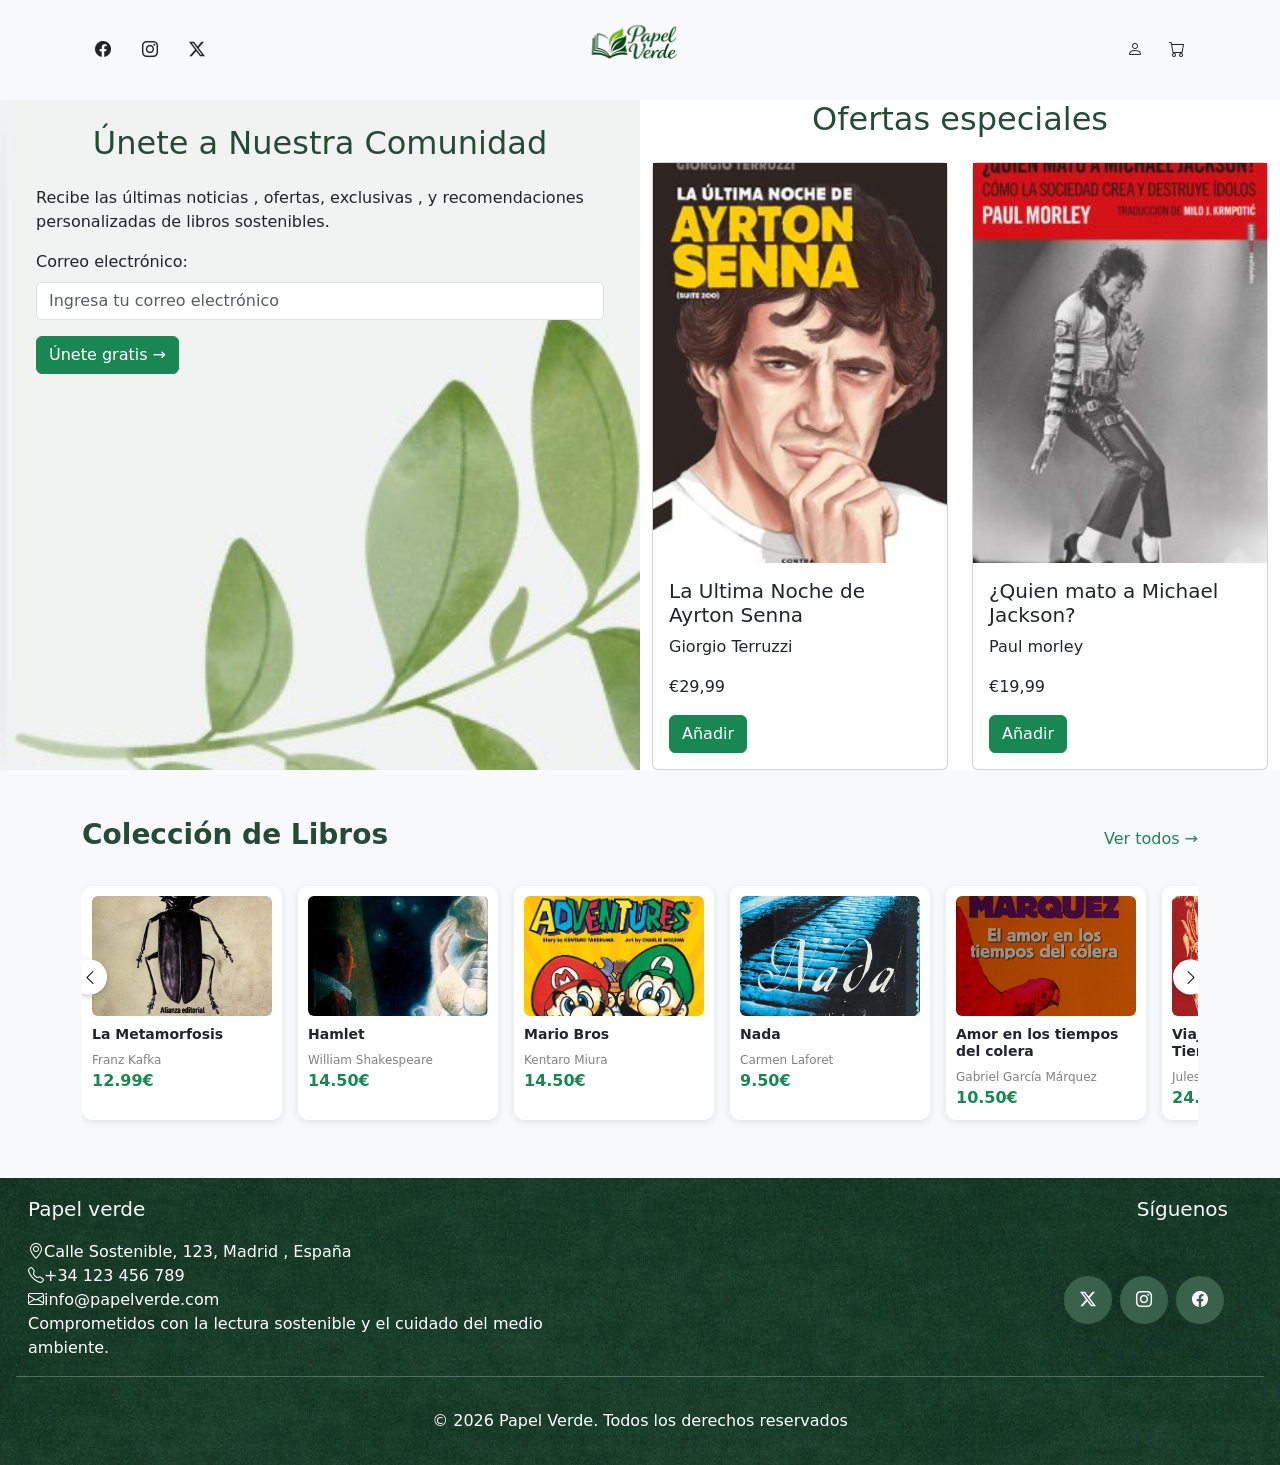
<file: index.html>
<!DOCTYPE html>
<html lang="en">
<head>
    <meta charset="UTF-8">
    <meta name="viewport" content="width=device-width, initial-scale=1.0">
    <title>Papel Verde</title>
    <link rel="icon"type="image/png" href="img/imgPapelVerde/Logoico.ico">
    <!-- Links a Boostrap-->
    <link rel="stylesheet" href="css/style.css">
    <link rel="stylesheet" href="https://cdn.jsdelivr.net/npm/bootstrap-icons@1.13.1/font/bootstrap-icons.min.css">
    <link href="https://cdn.jsdelivr.net/npm/bootstrap@5.3.8/dist/css/bootstrap.min.css" rel="stylesheet" integrity="sha384-sRIl4kxILFvY47J16cr9ZwB07vP4J8+LH7qKQnuqkuIAvNWLzeN8tE5YBujZqJLB" crossorigin="anonymous">
</head>
<body class="bg-light">

    <!-- Header  -->
    <header class="bg-light">
        <div class="container">
            <div class="row align-items-center">
                
                <div class="col-xl-3 col-4">
                    <button class="btn bi bi-facebook"></button>
                    <button class="btn bi bi-instagram"></button>
                    <button class="btn bi bi-twitter-x"></button>
                </div>
                
                <div class="col-xl-6 col-4 d-flex justify-content-center">
                    <img src="img/imgPapelVerde/Logotipo1.png" class="img-fluid" style="max-width: 150px;" alt="Logo de Papel Verde">
                </div>

                <div class="col-xl-3 col-4 d-flex justify-content-end">
                    <button class="btn bi bi-person"></button>
                    <button class="btn bi bi-cart"></button>
                </div>
                
            </div>
        </div>
    </header>

     <!-- Section -->
    <section class ="container-fluid bg-white">

        
       <div class="row justify-content-center"> 

            <!-- Formulario de suscripción -->
            
            <div class="col-12 col-xl-6 Formulario justify-content-center align-items-center " style="background-image: url(img/fondoFormu.jpg); background-size: cover;">
                <div class="m-4">
                    <h2 class="text-center mb-4" style="color: #254B36;">Únete a Nuestra Comunidad</h2>
                    <p>Recibe las últimas noticias , ofertas, exclusivas , y recomendaciones personalizadas de libros sostenibles.</p>
                    <form>
                        <div class="mb-3">
                            <label for="email" class="form-label">Correo electrónico:</label>
                            <input type="email" class="form-control w-60" id="email" placeholder="Ingresa tu correo electrónico">
                        </div>
                    
                        <button type="submit" class="btn btn-success">Únete gratis → </button>
                    </form>
                </div>
                
            </div>

            <!-- Ofertas especiales -->
            <div class="Ofertas col-12 col-xl-6">

                <h2 class="text-center mb-4 " style="color: #254B36;" >Ofertas especiales</h2>

                
                <div class="articulos row justify-content-between">
                    
                        <div class="Senna col-6">
                            <div class="card">
                                <div style="background-image: url(img/senna.webp); height: 400px; background-size: cover; background-position: center;"></div>
                                <div class="card-body">
                                    <h5 class="card-title">La Ultima Noche de Ayrton Senna</h5>
                                    <p class="card-text">Giorgio Terruzzi</p>
                                    <p class="prize-text">€29,99</p>
                                    <a href="#" class="btn btn-success">Añadir</a>
                                </div>
                            </div>
                        </div>

                        <div class="Michael col-6">
                            <div class="card" >
                                <div style="background-image: url(img/michael.webp); height: 400px; background-size: cover; background-position: center;"></div>                                <div class="card-body">
                                    <h5 class="card-title">¿Quien mato a Michael Jackson?</h5>
                                    <p class="card-text">Paul morley</p>
                                    <p class="prize-text">€19,99</p>
                                    <a href="#" class="btn btn-success">Añadir</a>
                                </div>
                            </div>
                        </div>
                </div>
                
            </div>
       </div>

    </section>

<section class="container my-5">
  <div class="d-flex justify-content-between align-items-center mb-3">
    <h3 class="fw-bold " style="color: #254B36;">Colección de Libros</h3>
    <a href="#" class="text-success text-decoration-none">Ver todos →</a>
  </div>

  <div class="carousel-container position-relative">
    
    <button class="carousel-btn left" id="prevBtn">
      <i class="bi bi-chevron-left"></i>
    </button>

    <div class="carousel-track" id="carouselTrack">
      
      <!-- CARD -->
      <div class="book-card">
        <img src="img/kafka.webp" alt="">
        <h6>La Metamorfosis</h6>
        <p>Franz Kafka</p>
        <span>12.99€</span>
      </div>

      <div class="book-card">
        <img src="img/ws1.jpg" alt="">
        <h6>Hamlet</h6>
        <p>William Shakespeare</p>
        <span>14.50€</span>
      </div>

        <div class="book-card">
        <img src="img/kentaro.jpg" alt="">
        <h6>Mario Bros</h6>
        <p>Kentaro Miura</p>
        <span>14.50€</span>
      </div>

      
        <div class="book-card">
        <img src="img/cnada.jpg" alt="">
        <h6>Nada</h6>
        <p>Carmen Laforet</p>
        <span>9.50€</span>
      </div>

      
        <div class="book-card">
        <img src="img/gabo1.jpg" alt="">
        <h6>Amor en los tiempos del colera</h6>
        <p>Gabriel García Márquez</p>
        <span>10.50€</span>
      </div>


        <div class="book-card">
        <img src="img/jv1.jpg" alt="">
        <h6>Viaje al centro de la Tierra</h6>
        <p>Jules Verne</p>
        <span>24.50€</span>
      </div>

      
        <div class="book-card">
        <img src="img/marpz.jpg" alt="">
        <h6>Der pate </h6>
        <p>Mario</p>
        <span>4.50€</span>
      </div>

      
        <div class="book-card">
        <img src="img/hailmarry.webp" alt="">
        <h6>Proyecto Salvación </h6>
        <p>Andy Weir</p>
        <span>10.50€</span>
      </div>

      
    </div>

    <button class="carousel-btn right" id="nextBtn">
      <i class="bi bi-chevron-right"></i>
    </button>

  </div>
</section>

<!-- FOOTER  -->

<footer class="container-fluid p-2" style='background-image: url("img/bg-footer.jpeg")'>
    
    <div class="row m-2">
        <div class="col-xl-6 col-12">
            <p class="text-bold text-light fs-5">Papel verde</p>
            <span><i class="bi bi-geo-alt"></i>Calle Sostenible, 123, Madrid , España</span>
            <br>
            <span><i class="bi bi-telephone"></i>+34 123 456 789</span>
            <br>
            <span><i class="bi bi-envelope"></i>info@papelverde.com</span>
        
            <p>Comprometidos con la lectura sostenible y el cuidado del medio ambiente.</p>
           
        </div>

        <div class="row col-xl-6 col-12">
            <div class="text-end d-xl-block d-none">
                <span class="text-light text-end fs-5"> Síguenos</span>
            </div>
            <!-- Redes sociales  -->
            <div class="col-xl-12 col-12 d-xl-flex d-none justify-content-end">
                <a href="https://www.twitter.com"><button class="btn-social rounded-circle shadow-lg bi bi-twitter-x mx-1"></button></a>
                <a href="https://www.instagram.com"><button class="btn-social rounded-circle shadow-lg bi bi-instagram mx-1"></button></a>
                <a href="https://www.facebook.com"><button class="btn-social rounded-circle shadow-lg bi bi-facebook mx-1"></button></a>
            </div>

            <!-- Redes sociales para móvil -->
            <div class="col-xl-12 col-12 d-xl-none d-flex justify-content-center mb-3">
                <a href="https://www.twitter.com"><button class="btn-social rounded-circle shadow-lg bi bi-twitter-x mx-1"></button></a>
                <a href="https://www.instagram.com"><button class="btn-social rounded-circle shadow-lg bi bi-instagram mx-1"></button></a>
                <a href="https://www.facebook.com"><button class="btn-social rounded-circle shadow-lg bi bi-facebook mx-1"></button></a>
            </div>

        </div>

        <!-- Línea divisoria -->
        <hr class="d-xl-block d-none">
        <div class="col-12 my-3 text-center">
            <span>© 2026 Papel Verde. Todos los derechos reservados</span>
        </div>
    </div> 
</footer>



<!-- Carrusel de libros Script con JavaScript -->
<script type="module">
  import { initCarousel } from './js/carousel.js';
  initCarousel();
</script>




<script src="https://cdn.jsdelivr.net/npm/bootstrap@5.3.8/dist/js/bootstrap.bundle.min.js" integrity="sha384-FKyoEForCGlyvwx9Hj09JcYn3nv7wiPVlz7YYwJrWVcXK/BmnVDxM+D2scQbITxI" crossorigin="anonymous"></script>
</body>
</html>
</file>
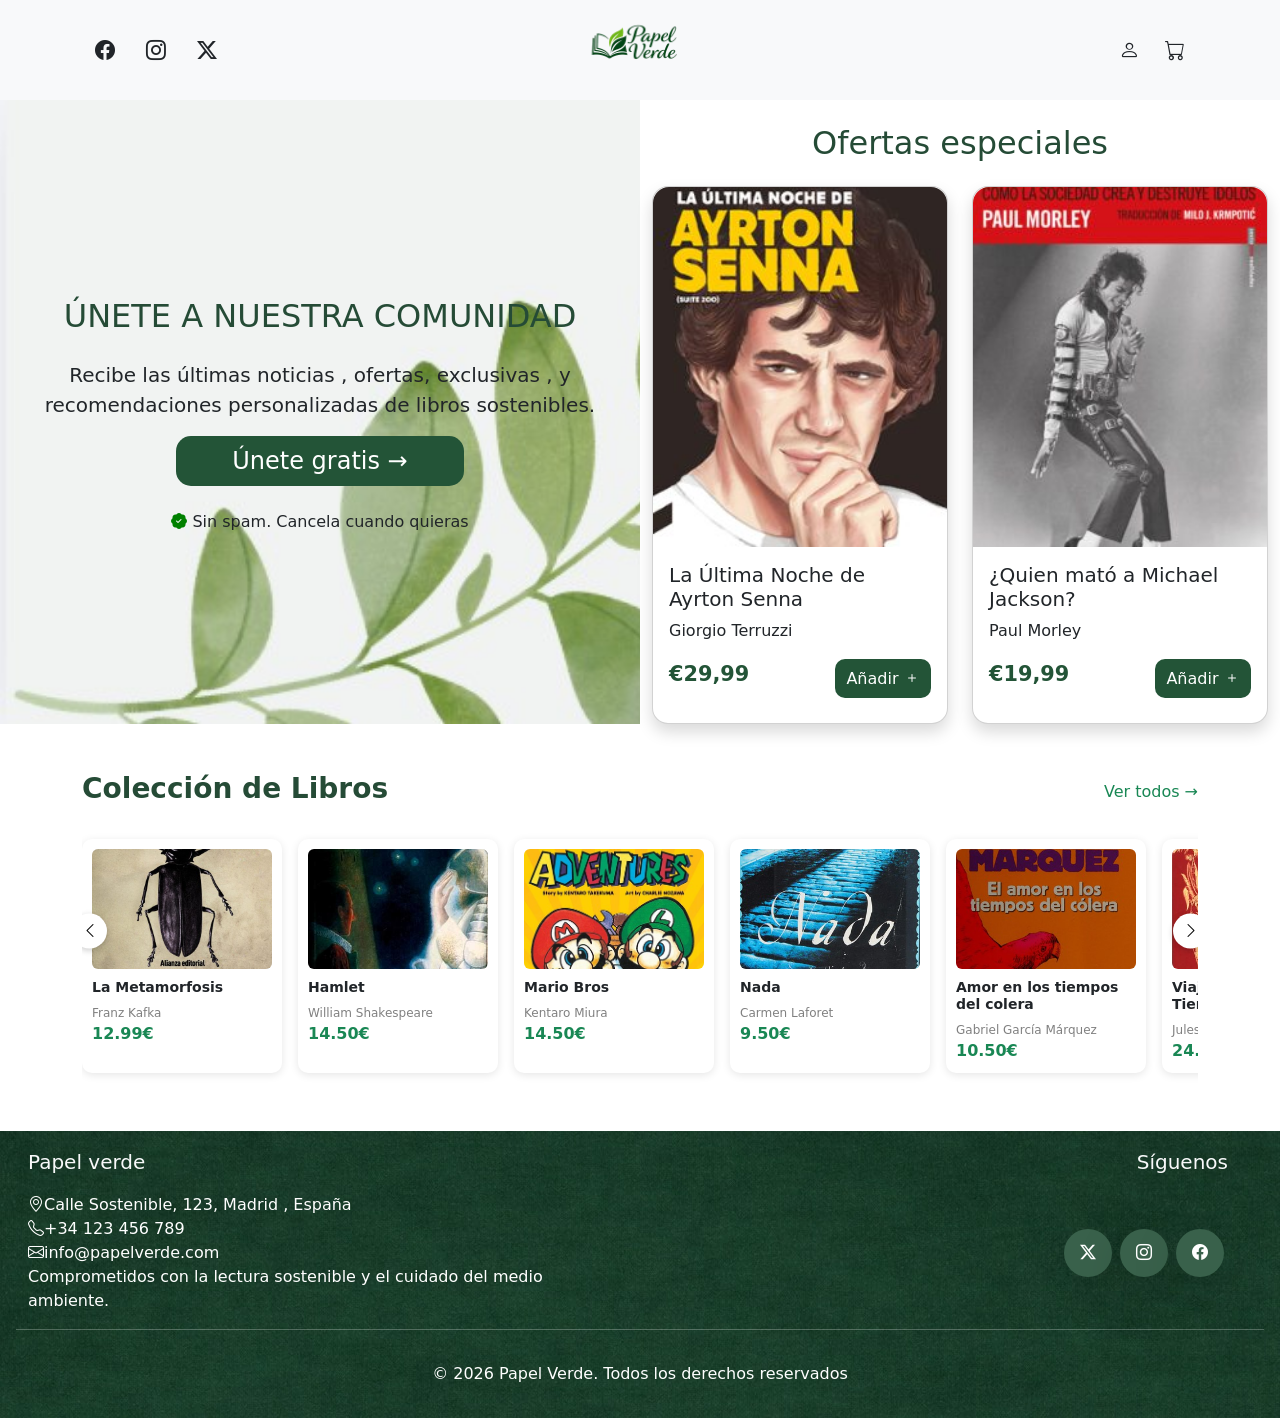
<file: SPRINT_1/index.html>
<!DOCTYPE html>
<html lang="en">
<head>
    <meta charset="UTF-8">
    <meta name="viewport" content="width=device-width, initial-scale=1.0">
    <title>Papel Verde</title>
    <!-- Links a Bootstrap y css -->
    <link rel="icon"type="image/png" href="img/imgPapelVerde/Logoico.ico">
    <!-- Links a Bootstrap y css -->
    <link rel="stylesheet" href="css/style.css">
    <link rel="stylesheet" href="https://cdn.jsdelivr.net/npm/bootstrap-icons@1.13.1/font/bootstrap-icons.min.css">
    <link href="https://cdn.jsdelivr.net/npm/bootstrap@5.3.8/dist/css/bootstrap.min.css" rel="stylesheet" integrity="sha384-sRIl4kxILFvY47J16cr9ZwB07vP4J8+LH7qKQnuqkuIAvNWLzeN8tE5YBujZqJLB" crossorigin="anonymous">
</head>
<body class="bg-white">

    <!-- Header  -->
    <header class="bg-light">
        <div class="container">
            <div class="row align-items-center">
                
                <div class="col-xl-3 col-4 d-xl-block d-none">
                    <a href="https://www.facebook.com"> <button class="btn bi bi-facebook fs-5"></button></a>   
                    <a href="https://www.instagram.com"> <button class="btn bi bi-instagram fs-5"></button></a>
                    <a href="https://www.twitter.com"> <button class="btn bi bi-twitter-x fs-5"></button></a>
                </div>

                <div class="col-xl-3 col-4 d-xl-none d-flex justify-content-around">
                    <a href="https://www.facebook.com" class="bi bi-facebook w-25 text-dark"></a>   
                    <a href="https://www.instagram.com" class="bi bi-instagram w-25 text-dark"></a>
                    <a href="https://www.twitter.com" class="bi bi-twitter-x w-25 text-dark"></a>
                </div>
                
                <div class="col-xl-6 col-4 d-flex justify-content-center">
                    <a href="index.html"><img src="img/imgPapelVerde/Logotipo1.png" class="img-fluid" style="max-width: 150px;" alt="Logo de Papel Verde"></a>
                </div>

                <div class="col-xl-3 col-4 d-flex justify-content-end">
                    <a href="login.html"><button class="btn bi bi-person fs-5"></button></a>
                    <button class="btn bi bi-cart fs-5"></button>
                </div>
                
            </div>
        </div>
    </header>

     <!-- Section -->
    <section class ="container-fluid bg-white">

        
       <div class="row justify-content-center"> 

            <!-- Formulario de suscripción -->
            
            <div class="col-12 col-xl-6 Formulario justify-content-center align-content-center" style="background-image: url(img/fondoFormu.jpg); background-size: cover;">
                <div class="m-4">
                    <h2 class="text-center mb-4" style="color: #254B36;">ÚNETE A NUESTRA COMUNIDAD</h2>
                    
                    <p class="fw-italic d-block d-xl-none text-center">Recibe las últimas noticias , ofertas, exclusivas , y recomendaciones personalizadas de libros sostenibles.</p>
                    <p class="d-xl-block d-none fs-5 text-center">Recibe las últimas noticias , ofertas, exclusivas , y recomendaciones personalizadas de libros sostenibles.</p>
                        <div class="mb-3 d-flex justify-content-center">
                            <a href="formulario.html"><button style="width: 12em;" class="btn-unirse fs-4">Únete gratis → </button></a>
                        </div>      
                </div>
                <p class="text-center"><i style="color: green;" class="bi bi-patch-check-fill"></i> Sin spam. Cancela cuando quieras</p>
            </div>
            
            <!-- Ofertas especiales -->
            <div class="Ofertas col-12 col-xl-6">

                <h2 class="text-center my-4 " style="color: #254B36;" >Ofertas especiales</h2>

                
                <div class="articulos row justify-content-between">
                    
                        <div class="Senna col-6">
                            <div class="card rounded-4 shadow">
                                <div class="rounded-top-4" style="background-image: url(img/senna.webp); height: 40vh; background-size: cover; background-position: center;"></div>
                                <div class="card-body">
                                    <h5 class="card-title">La Última Noche de Ayrton Senna</h5>
                                    <p class="card-text">Giorgio Terruzzi</p>
                                    <div class="d-flex justify-content-between">
                                        <p class="prize-text">€29,99</p>
                                        <button class="btn-añadir d-none d-xl-block">Añadir <i class="bi bi-plus"></i></button>
                                        <button class="btn-añadir position-absolute bottom-0 end-0 bi bi-plus-lg d-xl-none d-block"></button>                                          
                                    </div>
                                </div>
                            </div>
                        </div>

                        <div class="Michael col-6">
                            <div class="card rounded-4 shadow">
                                <div class="rounded-top-4" style="background-image: url(img/michael.webp); height: 40vh; background-size: cover; background-position: center;"></div>                                <div class="card-body">
                                    <h5 class="card-title">¿Quien mató a Michael Jackson?</h5>
                                    <p class="card-text">Paul Morley</p>
                                    <div class="d-flex justify-content-between">
                                        <p class="prize-text">€19,99</p>
                                        <button class="btn-añadir d-none d-xl-block">Añadir <i class="bi bi-plus"></i></button>
                                        <button class="btn-añadir position-absolute bottom-0 end-0 bi bi-plus-lg d-xl-none d-block fw-1"></button>                                    </div>
                                    
                                </div>
                            </div>
                        </div>
                </div>
                
            </div>
       </div>

    </section>

<section class="container my-5">
  <div class="d-flex justify-content-between align-items-center mb-3">
    <h3 class="fw-bold " style="color: #254B36;">Colección de Libros</h3>
    <a href="#" class="text-success text-decoration-none">Ver todos →</a>
  </div>

  <div class="carousel-container position-relative">
    
    <button class="carousel-btn left" id="prevBtn">
      <i class="bi bi-chevron-left"></i>
    </button>

    <div class="carousel-track" id="carouselTrack">
      
      <!-- CARD -->
      <div class="book-card">
        <img src="img/kafka.webp" alt="">
        <h6>La Metamorfosis</h6>
        <p>Franz Kafka</p>
        <span>12.99€</span>
      </div>

      <div class="book-card">
        <img src="img/ws1.jpg" alt="">
        <h6>Hamlet</h6>
        <p>William Shakespeare</p>
        <span>14.50€</span>
      </div>

        <div class="book-card">
        <img src="img/kentaro.jpg" alt="">
        <h6>Mario Bros</h6>
        <p>Kentaro Miura</p>
        <span>14.50€</span>
      </div>

      
        <div class="book-card">
        <img src="img/cnada.jpg" alt="">
        <h6>Nada</h6>
        <p>Carmen Laforet</p>
        <span>9.50€</span>
      </div>

      
        <div class="book-card">
        <img src="img/gabo1.jpg" alt="">
        <h6>Amor en los tiempos del colera</h6>
        <p>Gabriel García Márquez</p>
        <span>10.50€</span>
      </div>


        <div class="book-card">
        <img src="img/jv1.jpg" alt="">
        <h6>Viaje al centro de la Tierra</h6>
        <p>Jules Verne</p>
        <span>24.50€</span>
      </div>

      
        <div class="book-card">
        <img src="img/marpz.jpg" alt="">
        <h6>Der pate </h6>
        <p>Mario</p>
        <span>4.50€</span>
      </div>

      
        <div class="book-card">
        <img src="img/hailmarry.webp" alt="">
        <h6>Proyecto Salvación </h6>
        <p>Andy Weir</p>
        <span>10.50€</span>
      </div>

      
    </div>

    <button class="carousel-btn right" id="nextBtn">
      <i class="bi bi-chevron-right"></i>
    </button>

  </div>
</section>

<!-- FOOTER  -->

<footer class="container-fluid p-2" style='background-image: url("img/bg-footer.jpeg")'>
    
    <div class="row m-2">
        <div class="col-xl-6 col-12">
            <p class="text-bold text-light fs-5">Papel verde</p>
            <span><i class="bi bi-geo-alt"></i>Calle Sostenible, 123, Madrid , España</span>
            <br>
            <span><i class="bi bi-telephone"></i>+34 123 456 789</span>
            <br>
            <span><i class="bi bi-envelope"></i>info@papelverde.com</span>
        
            <p>Comprometidos con la lectura sostenible y el cuidado del medio ambiente.</p>
           
        </div>

        <div class="row col-xl-6 col-12">
            <div class="text-end d-xl-block d-none">
                <span class="text-light text-end fs-5"> Síguenos</span>
            </div>
            <!-- Redes sociales  -->
            <div class="col-xl-12 col-12 d-xl-flex d-none justify-content-end">
                <a href="https://www.twitter.com"><button class="btn-social rounded-circle shadow-lg bi bi-twitter-x mx-1"></button></a>
                <a href="https://www.instagram.com"><button class="btn-social rounded-circle shadow-lg bi bi-instagram mx-1"></button></a>
                <a href="https://www.facebook.com"><button class="btn-social rounded-circle shadow-lg bi bi-facebook mx-1"></button></a>
            </div>

            <!-- Redes sociales para móvil -->
            <div class="col-xl-12 col-12 d-xl-none d-flex justify-content-center mb-3">
                <a href="https://www.twitter.com"><button class="btn-social rounded-circle shadow-lg bi bi-twitter-x mx-1"></button></a>
                <a href="https://www.instagram.com"><button class="btn-social rounded-circle shadow-lg bi bi-instagram mx-1"></button></a>
                <a href="https://www.facebook.com"><button class="btn-social rounded-circle shadow-lg bi bi-facebook mx-1"></button></a>
            </div>

        </div>

        <!-- Línea divisoria -->
        <hr class="d-xl-block d-none">
        <div class="col-12 my-3 text-center">
            <span>© 2026 Papel Verde. Todos los derechos reservados</span>
        </div>
    </div> 
</footer>



<!-- Carrusel de libros Script con JavaScript -->
<script type="module">
  import { initCarousel } from './js/carousel.js';
  initCarousel();
</script>




<script src="https://cdn.jsdelivr.net/npm/bootstrap@5.3.8/dist/js/bootstrap.bundle.min.js" integrity="sha384-FKyoEForCGlyvwx9Hj09JcYn3nv7wiPVlz7YYwJrWVcXK/BmnVDxM+D2scQbITxI" crossorigin="anonymous"></script>
</body>
</html>
</file>
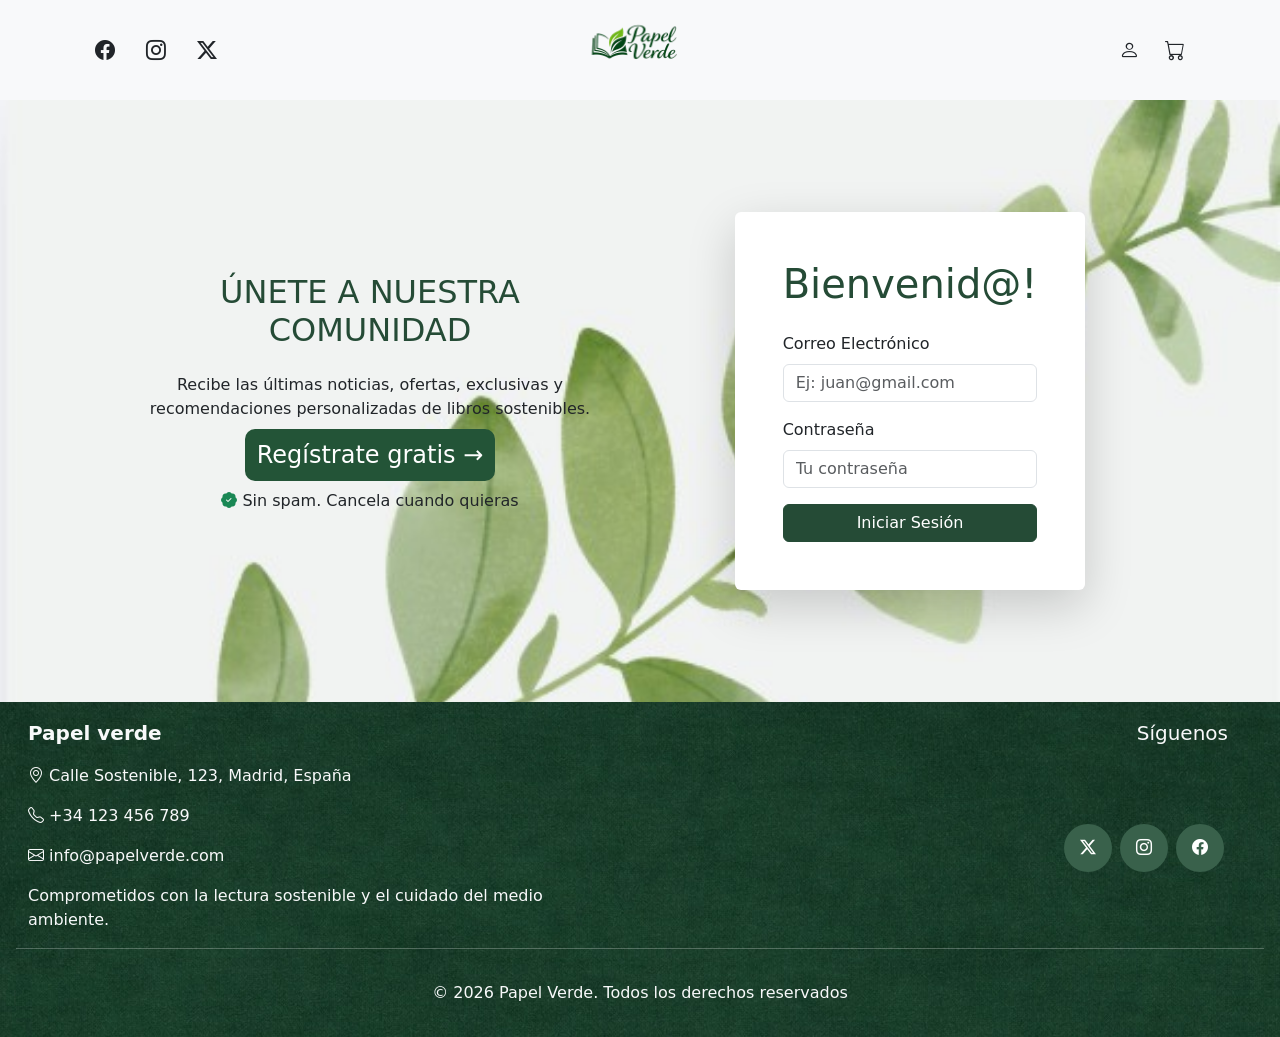
<file: Landing/landing.html>
<!DOCTYPE html>
<html lang="es">
<head>
    <meta charset="UTF-8">
    <meta name="viewport" content="width=device-width, initial-scale=1.0">
    <title> Landing Papel Verde</title>

    <link rel="icon"type="image/png" href="img/imgPapelVerde/Logoico.ico">
    <link rel="stylesheet" href="css/style.css">
    <link rel="stylesheet" href="https://cdn.jsdelivr.net/npm/bootstrap-icons@1.13.1/font/bootstrap-icons.min.css">
    <link href="https://cdn.jsdelivr.net/npm/bootstrap@5.3.8/dist/css/bootstrap.min.css" rel="stylesheet">
</head>

<body>

<header class="bg-light">
    <div class="container">
        <div class="row align-items-center">
            
            <div class="col-xl-3 col-4 d-xl-block d-none">
                <a class="btn bi bi-facebook fs-5" href="https://www.facebook.com" aria-label="Facebook"></a>  
                <a class="btn bi bi-instagram fs-5" href="https://www.instagram.com" aria-label="Instagram"></a>
                <a class="btn bi bi-twitter-x fs-5" href="https://www.twitter.com" aria-label="Twitter"></a>
            </div>

            <div class="col-xl-3 col-4 d-xl-none d-flex justify-content-around">
                <a href="https://www.facebook.com" class="bi bi-facebook w-25 text-dark" aria-label="Facebook"></a>   
                <a href="https://www.instagram.com" class="bi bi-instagram w-25 text-dark" aria-label="Instagram"></a>
                <a href="https://www.twitter.com" class="bi bi-twitter-x w-25 text-dark" aria-label="Twitter"></a>
            </div>
            
            <div class="col-xl-6 col-4 d-flex justify-content-center">
                <a href="landing.html">
                    <img src="img/imgPapelVerde/Logotipo1.png"
                         class="img-fluid"
                         style="max-width: 150px;"
                         alt="Logo de Papel Verde">
                </a>
            </div>

            <div class="col-xl-3 col-4 d-flex justify-content-end">
                <a href="login.html">
                    <button class="btn bi bi-person fs-5" aria-label="Iniciar sesión"></button>
                </a>

                <div class="dropdown">
                    <button class="btn bi bi-cart fs-5" aria-label="Carrito" data-bs-toggle="dropdown" aria-expanded="false"></button>
                    <ul class="dropdown-menu">
                        <li class="text-center fs-5 fw-bold">Carrito</li>
                        <li><a class="dropdown-item" href="#">Action</a></li>
                        <li><a class="dropdown-item" href="#">Another action</a></li>
                        <li><a class="dropdown-item" href="#">Something else here</a></li>
                    </ul>
                </div>
            </div>
            
        </div>
    </div>
</header>

<!--  MAIN -->
<main>

<section class="container-fluid"
    style="padding: 7em; background-image: url(img/fondoFormu.jpg); background-size: cover;">

    <div class="row justify-content-center align-items-stretch">

        <!-- SUSCRIPCIÓN -->
        <div class="col-12 col-xl-6 d-flex align-items-center justify-content-center Formulario">

            <div class="m-4 text-center">
                <h2 class="mb-4" style="color: #254B36;">
                    ÚNETE A NUESTRA COMUNIDAD
                </h2>

                <p>
                    Recibe las últimas noticias, ofertas, exclusivas y recomendaciones personalizadas de libros sostenibles.
                </p>

                <div class="mb-3">
                    <a href="formulario.html" class="btn-unirse fs-4">
                        Regístrate gratis →
                    </a>
                </div>

                <p>
                    <i class="bi bi-patch-check-fill text-success" aria-hidden="true"></i>
                    Sin spam. Cancela cuando quieras
                </p>
            </div>
        </div>

        <!-- LOGIN -->
        <div class="col-12 col-xl-6 d-flex align-items-center justify-content-center">

            <form id="LoginForm" class="p-5 bg-white rounded shadow-lg" novalidate>

                <h1 class="text-center mb-4" style="color: #254B36;">
                    Bienvenid@!
                </h1>

                <div class="mb-3">
                    <label for="email" class="form-label">Correo Electrónico</label>
                    <input type="email"
                           class="form-control"
                           id="email"
                           placeholder="Ej: juan@gmail.com"
                           required
                           aria-describedby="emailError">
                    <span class="warn" id="emailError" aria-live="polite"></span>
                </div>

                <div class="mb-3">
                    <label for="password" class="form-label">Contraseña</label>
                    <input type="password"
                           class="form-control"
                           id="password"
                           placeholder="Tu contraseña"
                           required>
                </div>

                <button type="submit" class="btn btn-success w-100"
                    style="background-color: #254B36; border-color: #254B36;">
                    Iniciar Sesión
                </button>

            </form>
        </div>

    </div>

</section>

</main>

<footer class="container-fluid p-2" style='background-image: url("img/bg-footer.jpeg")'>
    
    <div class="row m-2">
        <div class="col-xl-6 col-12 text-light">
            <p class="fw-bold fs-5">Papel verde</p>

            <p><i class="bi bi-geo-alt" aria-hidden="true"></i> Calle Sostenible, 123, Madrid, España</p>
            <p><i class="bi bi-telephone" aria-hidden="true"></i> +34 123 456 789</p>
            <p><i class="bi bi-envelope" aria-hidden="true"></i> info@papelverde.com</p>

            <p>Comprometidos con la lectura sostenible y el cuidado del medio ambiente.</p>
        </div>

        <div class="row col-xl-6 col-12">
            <div class="text-end d-xl-block d-none">
                <span class="text-light fs-5">Síguenos</span>
            </div>

            <div class="col-xl-12 col-12 d-xl-flex d-none justify-content-end">
                <a href="https://www.twitter.com"><button class="btn-social bi bi-twitter-x mx-1" aria-label="Twitter"></button></a>
                <a href="https://www.instagram.com"><button class="btn-social bi bi-instagram mx-1" aria-label="Instagram"></button></a>
                <a href="https://www.facebook.com"><button class="btn-social bi bi-facebook mx-1" aria-label="Facebook"></button></a>
            </div>

            <div class="col-xl-12 col-12 d-xl-none d-flex justify-content-center mb-3">
                <a href="https://www.twitter.com"><button class="btn-social bi bi-twitter-x mx-1" aria-label="Twitter"></button></a>
                <a href="https://www.instagram.com"><button class="btn-social bi bi-instagram mx-1" aria-label="Instagram"></button></a>
                <a href="https://www.facebook.com"><button class="btn-social bi bi-facebook mx-1" aria-label="Facebook"></button></a>
            </div>

        </div>

        <hr>

        <div class="col-12 my-3 text-center text-light">
            <span>© 2026 Papel Verde. Todos los derechos reservados</span>
        </div>
    </div> 
</footer>

<script src="https://cdn.jsdelivr.net/npm/bootstrap@5.3.8/dist/js/bootstrap.bundle.min.js"></script>
</body>
</html>
</file>
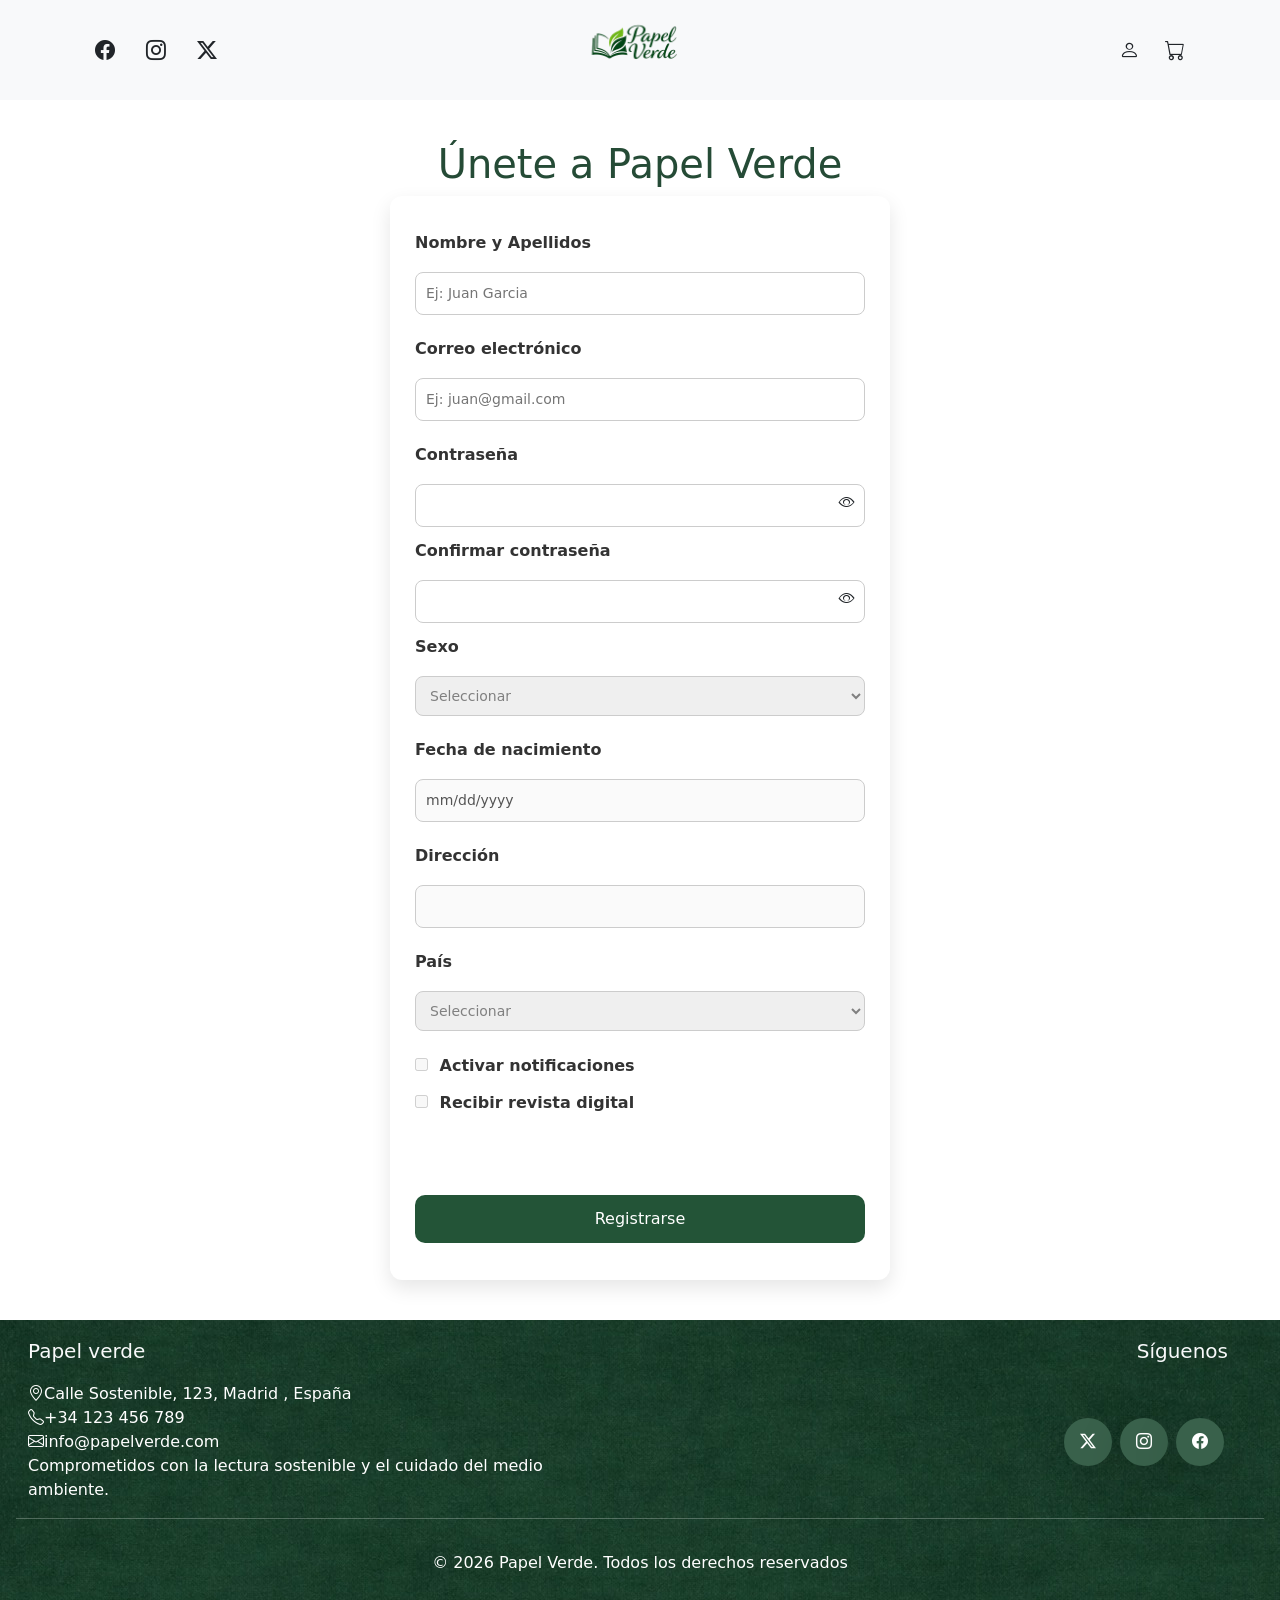
<file: SPRINT_1/formulario.html>
<!DOCTYPE html>
<html lang="en">
<head>
    <meta charset="UTF-8">
    <meta name="viewport" content="width=device-width, initial-scale=1.0">
    <title>Formulario de Registro</title>
   <!-- Links a Bootstrap y css -->
    <link rel="icon"type="image/png" href="img/imgPapelVerde/Logoico.ico">
    <!-- Links a Bootstrap y css -->
    <link rel="stylesheet" href="css/formstyle.css">
    <link rel="stylesheet" href="https://cdn.jsdelivr.net/npm/bootstrap-icons@1.13.1/font/bootstrap-icons.min.css">
    <link href="https://cdn.jsdelivr.net/npm/bootstrap@5.3.8/dist/css/bootstrap.min.css" rel="stylesheet" integrity="sha384-sRIl4kxILFvY47J16cr9ZwB07vP4J8+LH7qKQnuqkuIAvNWLzeN8tE5YBujZqJLB" crossorigin="anonymous">


</head>
<body class="bg-light">

<!-- Header  -->
    <header class="bg-light ">
        <div class="container">
            <div class="row align-items-center">
                
                <div class="col-xl-3 col-4 d-xl-block d-none">
                    <a href="https://www.facebook.com"> <button class="btn bi bi-facebook fs-5"></button></a>   
                    <a href="https://www.instagram.com"> <button class="btn bi bi-instagram fs-5"></button></a>
                    <a href="https://www.twitter.com"> <button class="btn bi bi-twitter-x fs-5"></button></a>
                </div>

                <div class="col-xl-3 col-4 d-xl-none d-flex justify-content-around">
                    <a href="https://www.facebook.com" class="bi bi-facebook w-25 text-dark"></a>   
                    <a href="https://www.instagram.com" class="bi bi-instagram w-25 text-dark"></a>
                    <a href="https://www.twitter.com" class="bi bi-twitter-x w-25 text-dark"></a>
                </div>
                
                <div class="col-xl-6 col-4 d-flex justify-content-center">
                    <a href="index.html"><img src="img/imgPapelVerde/Logotipo1.png" class="img-fluid" style="max-width: 150px;" alt="Logo de Papel Verde"></a>
                </div>

                <div class="col-xl-3 col-4 d-flex justify-content-end">
                    <button class="btn bi bi-person fs-5"></button>
                    <button class="btn bi bi-cart fs-5"></button>
                </div>
                
            </div>
        </div>
    </header>

    
    <!-- Section -->
    <!-- Formulario de registro -->
    <!-- Sección con fondo del formulario -->
    <section class ="Formulario container-fluid bg-white">
    

    <h1 class="text-center" style="color: #254B36;"> Únete a Papel Verde </h1>
        
    <!-- Modal exitoso-->
    <div class="modal fade" id="registroModal" tabindex="-1" aria-hidden="true">
        <div class="modal-dialog">
            <div class="modal-content">
            <div class="modal-header">
                <h5 class="modal-title">¡Éxito!</h5>
            </div>
            <div class="modal-body">
                Tu registro se ha completado correctamente.
            </div>
            <div class="modal-footer">
                <button type="button" class="btn btn-primary" data-bs-dismiss="modal">Entendido</button>
            </div>
            </div>
        </div>
    </div>



    <form id="registroForm" >
            <!-- Nombre -->
            <label>Nombre y Apellidos</label>
            <input type="text" id="nombre" required placeholder="Ej: Juan Garcia">
            <span class="warn" id="nameError"></span>
            
            <!-- Correo -->
            <label>Correo electrónico </label>
            <input type="email" id="email" required placeholder="Ej: juan@gmail.com">
            <span class="warn" id="emailError"></span>

            <!-- Contraseña -->
            <label>Contraseña </label>
                <div style="position: relative;">
                <input type="password" id="password" required>
                <i id="togglePassword" 
                class="bi bi-eye" 
                style="position: absolute; right: 10px; top: 50%; transform: translateY(-50%); cursor: pointer;">
                </i>
                </div> 
            <span class="warn" id="passwordError"></span>

            <!-- Confirmar contraseña -->
            <label>Confirmar contraseña </label>
            <div style="position: relative;">
                 <input type="password" id="confirmPassword" required>
                <i id="togglePasswordConfirm" 
                class="bi bi-eye" 
                style="position: absolute; right: 10px; top: 50%; transform: translateY(-50%); cursor: pointer;">
                </i>
                </div> 
            <span class="warn" id="confirmPasswordError"></span>

            <!-- Sexo -->
            <label>Sexo</label>
            <select>
                <option value="">Seleccionar</option>
                <option>Masculino</option>
                <option>Femenino</option>
                <option>Otro</option>
            </select>

            <!-- Fecha -->
            <label>Fecha de nacimiento</label>
            <input type="date">

            <!-- Dirección -->
            <label>Dirección</label>
            <input type="text" id="direccion">

            <!-- País -->
            <label>País</label>
            <select id="pais">
                <option value="">Seleccionar</option>
                <option>España</option>
                <option>México</option>
                <option>Argentina</option>
                <option>Colombia</option>
            </select>

            <!-- Tarjeta (oculta  hasta que se seleccione una dirección y  un país) -->
            <div id="tarjetaContainer" style="display: none;" >
                <label>Tarjeta de crédito</label>
                <input type="text" id="tarjeta" placeholder="1234 5678 9012 3456">
            </div>

            <!-- Cajitas Checkboxes -->
            <label>
                <input type="checkbox"> Activar notificaciones
            </label>

            <label>
                <input type="checkbox"> Recibir revista digital
            </label>

            <br><br>
            <button type="submit">Registrarse</button>

            </form>

    </section>




    <!-- FOOTER  -->

<footer class="container-fluid p-2" style='background-image: url("img/bg-footer.jpeg")'>
    
    <div class="row m-2">
        <div class="col-xl-6 col-12">
            <p class="text-bold text-light fs-5">Papel verde</p>
            <span><i class="bi bi-geo-alt"></i>Calle Sostenible, 123, Madrid , España</span>
            <br>
            <span><i class="bi bi-telephone"></i>+34 123 456 789</span>
            <br>
            <span><i class="bi bi-envelope"></i>info@papelverde.com</span>
        
            <p>Comprometidos con la lectura sostenible y el cuidado del medio ambiente.</p>
           
        </div>

        <div class="row col-xl-6 col-12">
            <div class="text-end d-xl-block d-none">
                <span class="text-light text-end fs-5"> Síguenos</span>
            </div>
            <!-- Redes sociales  -->
            <div class="col-xl-12 col-12 d-xl-flex d-none justify-content-end">
                <a href="https://www.twitter.com"><button class="btn-social rounded-circle shadow-lg bi bi-twitter-x mx-1"></button></a>
                <a href="https://www.instagram.com"><button class="btn-social rounded-circle shadow-lg bi bi-instagram mx-1"></button></a>
                <a href="https://www.facebook.com"><button class="btn-social rounded-circle shadow-lg bi bi-facebook mx-1"></button></a>
            </div>

            <!-- Redes sociales para móvil -->
            <div class="col-xl-12 col-12 d-xl-none d-flex justify-content-center mb-3">
                <a href="https://www.twitter.com"><button class="btn-social rounded-circle shadow-lg bi bi-twitter-x mx-1"></button></a>
                <a href="https://www.instagram.com"><button class="btn-social rounded-circle shadow-lg bi bi-instagram mx-1"></button></a>
                <a href="https://www.facebook.com"><button class="btn-social rounded-circle shadow-lg bi bi-facebook mx-1"></button></a>
            </div>

        </div>

        <!-- Línea divisoria -->
        <hr class="d-xl-block d-none">
        <div class="col-12 my-3 text-center">
            <span>© 2026 Papel Verde. Todos los derechos reservados</span>
        </div>
    </div> 
</footer>

<!-- Scripts  -->
<script src="js/validaciones.js">
</script>


<!-- Bootstrap JS -->
<script src="https://cdn.jsdelivr.net/npm/bootstrap@5.3.8/dist/js/bootstrap.bundle.min.js" integrity="sha384-FKyoEForCGlyvwx9Hj09JcYn3nv7wiPVlz7YYwJrWVcXK/BmnVDxM+D2scQbITxI" crossorigin="anonymous"></script>
</body>
</html>
</file>
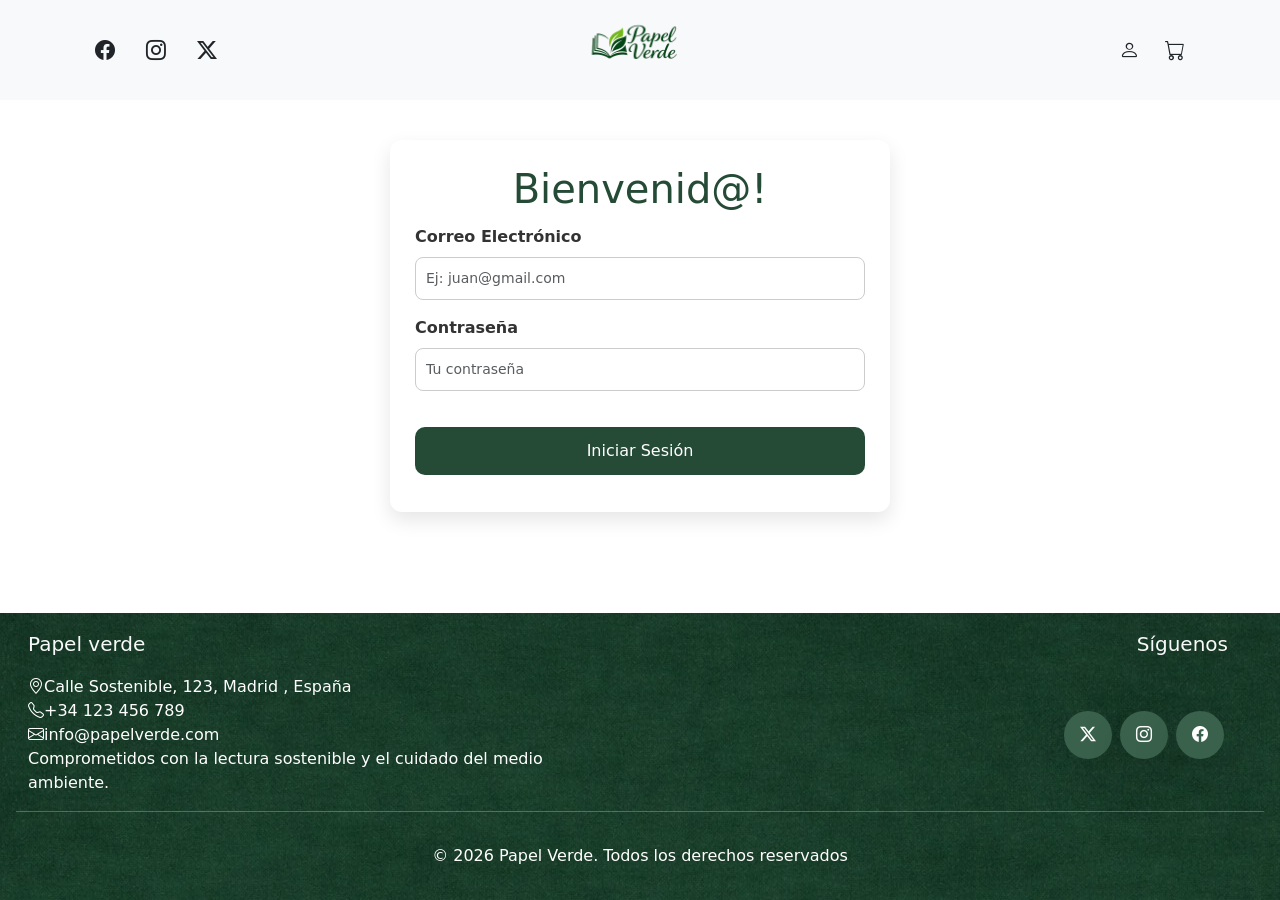
<file: SPRINT_1/login.html>
<!DOCTYPE html>
<html lang="en">
<head>
    <meta charset="UTF-8">
    <meta name="viewport" content="width=device-width, initial-scale=1.0">
    <title> Iniciar Sesión</title>
   <!-- Links a Bootstrap y css -->
    <link rel="icon"type="image/png" href="img/imgPapelVerde/Logoico.ico">
    <!-- Links a Bootstrap y css -->
    <link rel="stylesheet" href="css/formstyle.css">
    <link rel="stylesheet" href="https://cdn.jsdelivr.net/npm/bootstrap-icons@1.13.1/font/bootstrap-icons.min.css">
    <link href="https://cdn.jsdelivr.net/npm/bootstrap@5.3.8/dist/css/bootstrap.min.css" rel="stylesheet" integrity="sha384-sRIl4kxILFvY47J16cr9ZwB07vP4J8+LH7qKQnuqkuIAvNWLzeN8tE5YBujZqJLB" crossorigin="anonymous">


</head>
<!-- Cambié el body para que el footer se quede abajo aunque el contenido sea poco -->
<body class="bg-light d-flex flex-column min-vh-100">

<!-- Header  -->
    <header class="bg-light ">
        <div class="container">
            <div class="row align-items-center">
                
                <div class="col-xl-3 col-4 d-xl-block d-none">
                    <a href="https://www.facebook.com"> <button class="btn bi bi-facebook fs-5"></button></a>   
                    <a href="https://www.instagram.com"> <button class="btn bi bi-instagram fs-5"></button></a>
                    <a href="https://www.twitter.com"> <button class="btn bi bi-twitter-x fs-5"></button></a>
                </div>

                <div class="col-xl-3 col-4 d-xl-none d-flex justify-content-around">
                    <a href="https://www.facebook.com" class="bi bi-facebook w-25 text-dark"></a>   
                    <a href="https://www.instagram.com" class="bi bi-instagram w-25 text-dark"></a>
                    <a href="https://www.twitter.com" class="bi bi-twitter-x w-25 text-dark"></a>
                </div>
                
                <div class="col-xl-6 col-4 d-flex justify-content-center">
                    <a href="index.html"><img src="img/imgPapelVerde/Logotipo1.png" class="img-fluid" style="max-width: 150px;" alt="Logo de Papel Verde"></a>
                </div>

                <div class="col-xl-3 col-4 d-flex justify-content-end">
                    <button class="btn bi bi-person fs-5"></button>
                    <button class="btn bi bi-cart fs-5"></button>
                </div>
                
            </div>
        </div>
    </header>


        <!-- Modal exitoso-->
    <div class="modal fade" id="loginModal" tabindex="-1" aria-hidden="true">
        <div class="modal-dialog">
            <div class="modal-content">
            <div class="modal-header">
                <h5 class="modal-title">¡Éxito!</h5>
            </div>
            <div class="modal-body">
                Login exitoso! (prueba)
            </div>
            <div class="modal-footer">
                <button type="button" class="btn btn-primary" data-bs-dismiss="modal">Entendido</button>
            </div>
            </div>
        </div>
    </div>


    <section class ="Formulario container-fluid bg-white flex-grow-1">
        
        <form id="LoginForm">
            <h1 class="text-center" style="color: #254B36;"> Bienvenid@!</h1>

            <div class="mb-3">
                <label for="email" class="form-label">Correo Electrónico</label>
                <input type="email" class="form-control" id="email" placeholder="Ej: juan@gmail.com">
                <span class="warn" id="emailError"></span>
            </div>
            
            <div class="mb-3">
                <label for="password" class="form-label">Contraseña</label>
                <input type="password" class="form-control" id="password" placeholder="Tu contraseña">
            </div>

            <button type="submit" class="btn btn-success w-100" style="background-color: #254B36; border-color: #254B36;">Iniciar Sesión</button>

        </form>



    </section>


    <footer class="container-fluid p-2" style='background-image: url("img/bg-footer.jpeg")'>
    
    <div class="row m-2">
        <div class="col-xl-6 col-12">
            <p class="text-bold text-light fs-5">Papel verde</p>
            <span><i class="bi bi-geo-alt"></i>Calle Sostenible, 123, Madrid , España</span>
            <br>
            <span><i class="bi bi-telephone"></i>+34 123 456 789</span>
            <br>
            <span><i class="bi bi-envelope"></i>info@papelverde.com</span>
        
            <p>Comprometidos con la lectura sostenible y el cuidado del medio ambiente.</p>
           
        </div>

        <div class="row col-xl-6 col-12">
            <div class="text-end d-xl-block d-none">
                <span class="text-light text-end fs-5"> Síguenos</span>
            </div>
            <!-- Redes sociales  -->
            <div class="col-xl-12 col-12 d-xl-flex d-none justify-content-end">
                <a href="https://www.twitter.com"><button class="btn-social rounded-circle shadow-lg bi bi-twitter-x mx-1"></button></a>
                <a href="https://www.instagram.com"><button class="btn-social rounded-circle shadow-lg bi bi-instagram mx-1"></button></a>
                <a href="https://www.facebook.com"><button class="btn-social rounded-circle shadow-lg bi bi-facebook mx-1"></button></a>
            </div>

            <!-- Redes sociales para móvil -->
            <div class="col-xl-12 col-12 d-xl-none d-flex justify-content-center mb-3">
                <a href="https://www.twitter.com"><button class="btn-social rounded-circle shadow-lg bi bi-twitter-x mx-1"></button></a>
                <a href="https://www.instagram.com"><button class="btn-social rounded-circle shadow-lg bi bi-instagram mx-1"></button></a>
                <a href="https://www.facebook.com"><button class="btn-social rounded-circle shadow-lg bi bi-facebook mx-1"></button></a>
            </div>

        </div>

        <!-- Línea divisoria -->
        <hr class="d-xl-block d-none">
        <div class="col-12 my-3 text-center">
            <span>© 2026 Papel Verde. Todos los derechos reservados</span>
        </div>
    </div> 
</footer>

<!-- Scripts  -->
<script src="js/login.js">
</script>


<!-- Bootstrap JS -->
<script src="https://cdn.jsdelivr.net/npm/bootstrap@5.3.8/dist/js/bootstrap.bundle.min.js" integrity="sha384-FKyoEForCGlyvwx9Hj09JcYn3nv7wiPVlz7YYwJrWVcXK/BmnVDxM+D2scQbITxI" crossorigin="anonymous"></script>
</body>
</html>
</file>
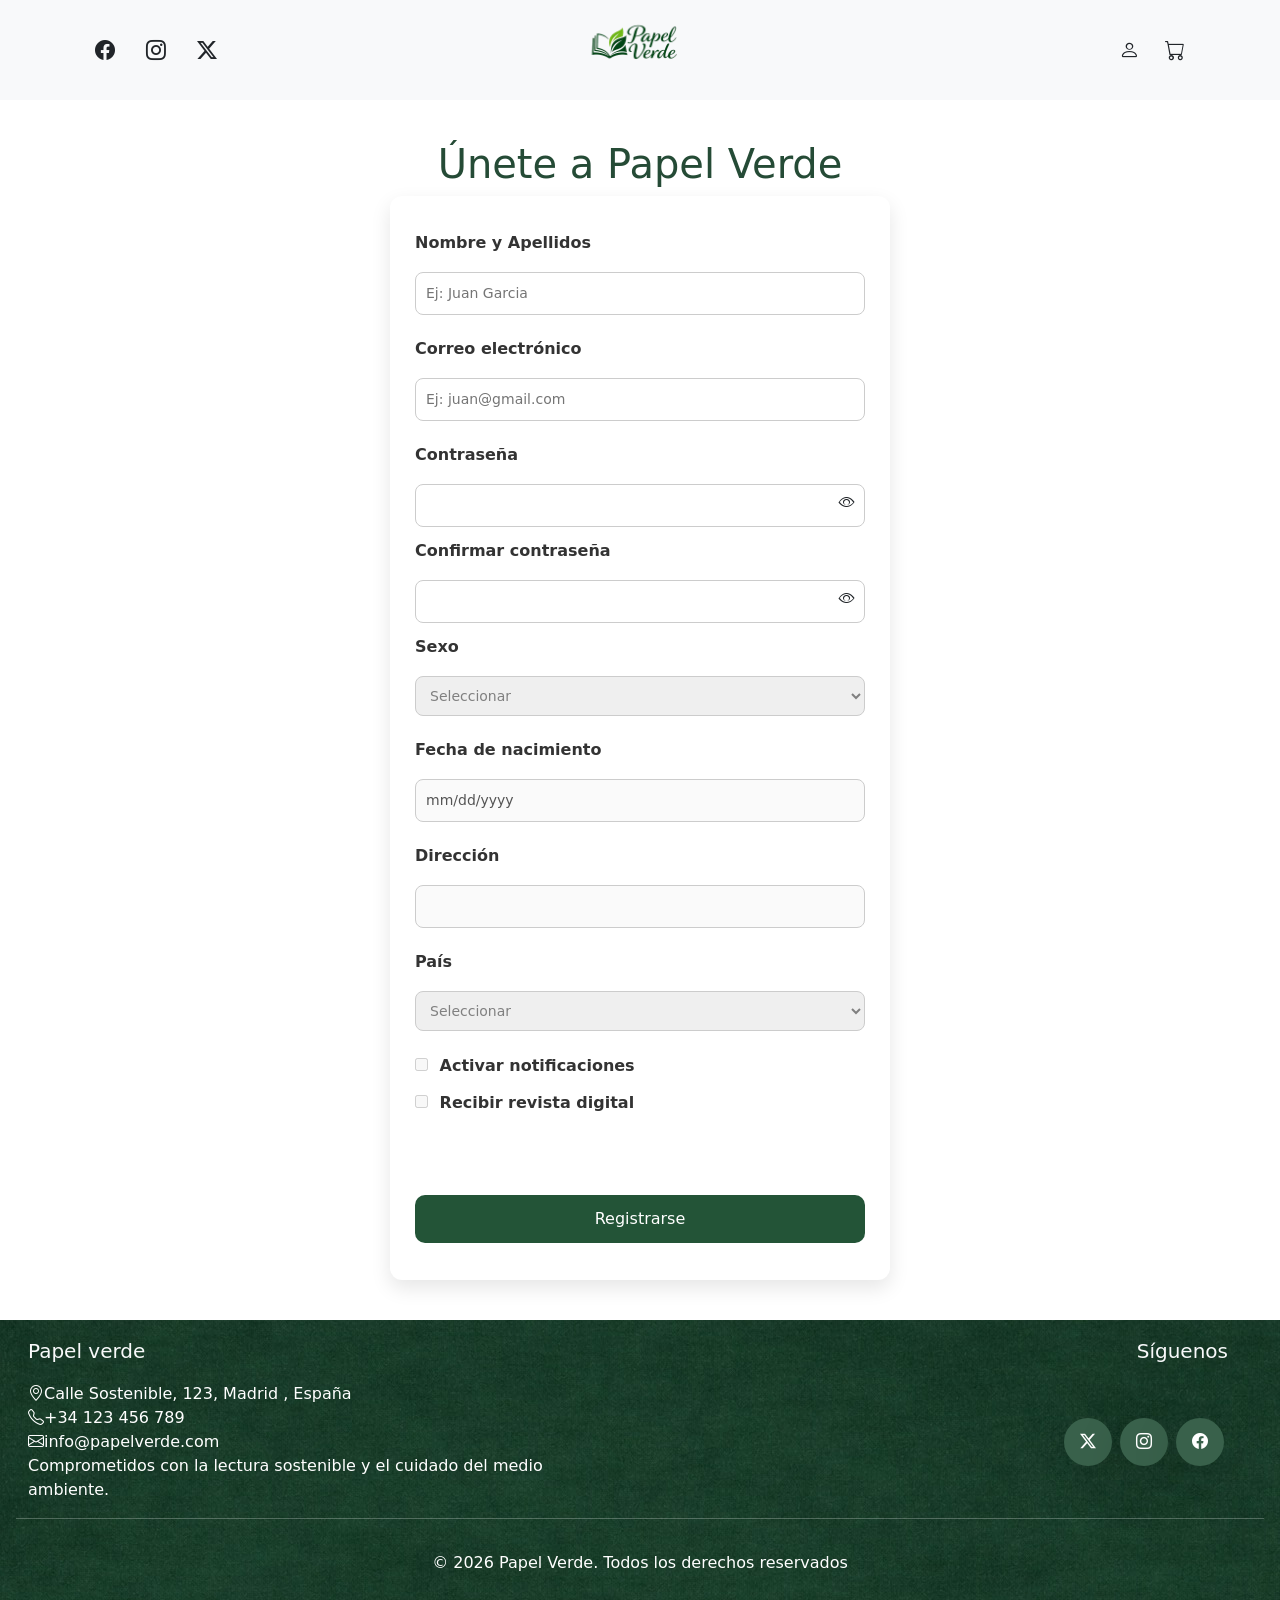
<file: SPRINT_2/formulario.html>
<!DOCTYPE html>
<html lang="en">
<head>
    <meta charset="UTF-8">
    <meta name="viewport" content="width=device-width, initial-scale=1.0">
    <title>Formulario de Registro</title>
   <!-- Links a Bootstrap y css -->
    <link rel="icon"type="image/png" href="img/imgPapelVerde/Logoico.ico">
    <!-- Links a Bootstrap y css -->
    <link rel="stylesheet" href="css/formstyle.css">
    <link rel="stylesheet" href="https://cdn.jsdelivr.net/npm/bootstrap-icons@1.13.1/font/bootstrap-icons.min.css">
    <link href="https://cdn.jsdelivr.net/npm/bootstrap@5.3.8/dist/css/bootstrap.min.css" rel="stylesheet" integrity="sha384-sRIl4kxILFvY47J16cr9ZwB07vP4J8+LH7qKQnuqkuIAvNWLzeN8tE5YBujZqJLB" crossorigin="anonymous">


</head>
<body class="bg-light">

<!-- Header  -->
    <header class="bg-light ">
        <div class="container">
            <div class="row align-items-center">
                
                <div class="col-xl-3 col-4 d-xl-block d-none">
                    <a href="https://www.facebook.com"> <button class="btn bi bi-facebook fs-5"></button></a>   
                    <a href="https://www.instagram.com"> <button class="btn bi bi-instagram fs-5"></button></a>
                    <a href="https://www.twitter.com"> <button class="btn bi bi-twitter-x fs-5"></button></a>
                </div>

                <div class="col-xl-3 col-4 d-xl-none d-flex justify-content-around">
                    <a href="https://www.facebook.com" class="bi bi-facebook w-25 text-dark"></a>   
                    <a href="https://www.instagram.com" class="bi bi-instagram w-25 text-dark"></a>
                    <a href="https://www.twitter.com" class="bi bi-twitter-x w-25 text-dark"></a>
                </div>
                
                <div class="col-xl-6 col-4 d-flex justify-content-center">
                    <a href="index.html"><img src="img/imgPapelVerde/Logotipo1.png" class="img-fluid" style="max-width: 150px;" alt="Logo de Papel Verde"></a>
                </div>

                <div class="col-xl-3 col-4 d-flex justify-content-end">
                    <a href="login.html"><button class="btn bi bi-person fs-5"></button></a>
                    <button class="btn bi bi-cart fs-5"></button>
                </div>
                
            </div>
        </div>
    </header>

    
    <!-- Section -->
    <!-- Formulario de registro -->
    <!-- Sección con fondo del formulario -->
    <section class ="Formulario container-fluid bg-white">
    

    <h1 class="text-center" style="color: #254B36;"> Únete a Papel Verde </h1>
        
    <!-- Modal exitoso-->
    <div class="modal fade" id="registroModal" tabindex="-1" aria-hidden="true">
        <div class="modal-dialog">
            <div class="modal-content">
            <div class="modal-header">
                <h5 class="modal-title">¡Éxito!</h5>
            </div>
            <div class="modal-body">
                Tu registro se ha completado exitosamente!
            </div>
            <div class="modal-footer">
                <button type="button" class="btn btn-primary" data-bs-dismiss="modal">Entendido</button>
            </div>
            </div>
        </div>
    </div>



    <form id="registroForm" >
            <!-- Nombre -->
            <label>Nombre y Apellidos</label>
            <input type="text" id="nombre" required placeholder="Ej: Juan Garcia">
            <span class="warn" id="nameError"></span>
            
            <!-- Correo -->
            <label>Correo electrónico </label>
            <input type="email" id="email" required placeholder="Ej: juan@gmail.com">
            <span class="warn" id="emailError"></span>

            <!-- Contraseña -->
            <label>Contraseña </label>
                <div style="position: relative;">
                <input type="password" id="password" required>
                <i id="togglePassword" 
                class="bi bi-eye" 
                style="position: absolute; right: 10px; top: 50%; transform: translateY(-50%); cursor: pointer;">
                </i>
                </div> 
            <span class="warn" id="passwordError"></span>

            <!-- Confirmar contraseña -->
            <label>Confirmar contraseña </label>
            <div style="position: relative;">
                 <input type="password" id="confirmPassword" required>
                <i id="togglePasswordConfirm" 
                class="bi bi-eye" 
                style="position: absolute; right: 10px; top: 50%; transform: translateY(-50%); cursor: pointer;">
                </i>
                </div> 
            <span class="warn" id="confirmPasswordError"></span>

            <!-- Sexo -->
            <label>Sexo</label>
            <select>
                <option value="">Seleccionar</option>
                <option>Masculino</option>
                <option>Femenino</option>
                <option>Otro</option>
            </select>

            <!-- Fecha -->
            <label>Fecha de nacimiento</label>
            <input type="date">

            <!-- Dirección -->
            <label>Dirección</label>
            <input type="text" id="direccion">

            <!-- País -->
            <label>País</label>
            <select id="pais">
                <option value="">Seleccionar</option>
                <option>España</option>
                <option>México</option>
                <option>Argentina</option>
                <option>Colombia</option>
            </select>

            <!-- Tarjeta (oculta  hasta que se seleccione una dirección y  un país) -->
            <div id="tarjetaContainer" style="display: none;" >
                <label>Tarjeta de crédito</label>
                <input type="text" id="tarjeta" placeholder="1234 5678 9012 3456">
            </div>

            <!-- Cajitas Checkboxes -->
            <label>
                <input type="checkbox"> Activar notificaciones
            </label>

            <label>
                <input type="checkbox"> Recibir revista digital
            </label>

            <br><br>
            <button type="submit">Registrarse</button>

            </form>

    </section>




    <!-- FOOTER  -->

<footer class="container-fluid p-2" style='background-image: url("img/bg-footer.jpeg")'>
    
    <div class="row m-2">
        <div class="col-xl-6 col-12">
            <p class="text-bold text-light fs-5">Papel verde</p>
            <span><i class="bi bi-geo-alt"></i>Calle Sostenible, 123, Madrid , España</span>
            <br>
            <span><i class="bi bi-telephone"></i>+34 123 456 789</span>
            <br>
            <span><i class="bi bi-envelope"></i>info@papelverde.com</span>
        
            <p>Comprometidos con la lectura sostenible y el cuidado del medio ambiente.</p>
           
        </div>

        <div class="row col-xl-6 col-12">
            <div class="text-end d-xl-block d-none">
                <span class="text-light text-end fs-5"> Síguenos</span>
            </div>
            <!-- Redes sociales  -->
            <div class="col-xl-12 col-12 d-xl-flex d-none justify-content-end">
                <a href="https://www.twitter.com"><button class="btn-social rounded-circle shadow-lg bi bi-twitter-x mx-1"></button></a>
                <a href="https://www.instagram.com"><button class="btn-social rounded-circle shadow-lg bi bi-instagram mx-1"></button></a>
                <a href="https://www.facebook.com"><button class="btn-social rounded-circle shadow-lg bi bi-facebook mx-1"></button></a>
            </div>

            <!-- Redes sociales para móvil -->
            <div class="col-xl-12 col-12 d-xl-none d-flex justify-content-center mb-3">
                <a href="https://www.twitter.com"><button class="btn-social rounded-circle shadow-lg bi bi-twitter-x mx-1"></button></a>
                <a href="https://www.instagram.com"><button class="btn-social rounded-circle shadow-lg bi bi-instagram mx-1"></button></a>
                <a href="https://www.facebook.com"><button class="btn-social rounded-circle shadow-lg bi bi-facebook mx-1"></button></a>
            </div>

        </div>

        <!-- Línea divisoria -->
        <hr class="d-xl-block d-none">
        <div class="col-12 my-3 text-center">
            <span>© 2026 Papel Verde. Todos los derechos reservados</span>
        </div>
    </div> 
</footer>

<!-- Scripts  -->
<script src="js/validaciones.js">
</script>


<!-- Bootstrap JS -->
<script src="https://cdn.jsdelivr.net/npm/bootstrap@5.3.8/dist/js/bootstrap.bundle.min.js" integrity="sha384-FKyoEForCGlyvwx9Hj09JcYn3nv7wiPVlz7YYwJrWVcXK/BmnVDxM+D2scQbITxI" crossorigin="anonymous"></script>
</body>
</html>
</file>
<file: css/style.css>
.carousel-container {
  overflow: hidden;
}

.carousel-track {
  display: flex;
  gap: 16px;
  overflow-x: auto;
  scroll-behavior: smooth;
  padding: 10px 0;
}

/* ocultar scrollbar */
.carousel-track::-webkit-scrollbar {
  display: none;
}

.book-card {
  min-width: 200px;
  max-width: 200px;
  background: #fff;
  border-radius: 10px;
  padding: 10px;
  flex: 0 0 auto;
  box-shadow: 0 2px 8px rgba(0,0,0,0.1);
}

.book-card img {
  width: 100%;
  height: 120px;
  object-fit: cover;
  border-radius: 6px;
}

.book-card h6 {
  margin-top: 10px;
  font-size: 14px;
  font-weight: 600;
}

.book-card p {
  font-size: 12px;
  color: gray;
  margin: 0;
}

.book-card span {
  font-weight: bold;
  color: #198754;
}

/* botones */
.carousel-btn {
  position: absolute;
  top: 40%;
  transform: translateY(-50%);
  border: none;
  background: white;
  box-shadow: 0 2px 6px rgba(0,0,0,0.2);
  width: 35px;
  height: 35px;
  border-radius: 50%;
  z-index: 10;
}

.carousel-btn.left {
  left: -10px;
}

.carousel-btn.right {
  right: -10px;
}

/* Estilos para el footer */

footer{
    background-image: url("../img/bg-footer.jpeg");
    color: white;
}

/* Estilos para los botones de redes sociales */
.btn-social{
    background-color: #39614B;
    border: none;
    width: 3em;
    height: 3em;
    color:white;
}

/* 📱 RESPONSIVE  MOBILE */
@media (max-width: 768px) {
  .book-card {
    min-width: 150px;
    max-width: 150px;
  }

  .book-card img {
    height: 100px;
  }
}
</file>
<file: SPRINT_1/css/style.css>
.carousel-container {
  overflow: hidden;
}

.carousel-track {
  display: flex;
  gap: 16px;
  overflow-x: auto;
  scroll-behavior: smooth;
  padding: 10px 0;
}

/* ocultar scrollbar */
.carousel-track::-webkit-scrollbar {
  display: none;
}

.book-card {
  min-width: 200px;
  max-width: 200px;
  background: #fff;
  border-radius: 10px;
  padding: 10px;
  flex: 0 0 auto;
  box-shadow: 0 2px 8px rgba(0,0,0,0.1);
}

.book-card img {
  width: 100%;
  height: 120px;
  object-fit: cover;
  border-radius: 6px;
}

.book-card h6 {
  margin-top: 10px;
  font-size: 14px;
  font-weight: 600;
}

.book-card p {
  font-size: 12px;
  color: gray;
  margin: 0;
}

.book-card span {
  font-weight: bold;
  color: #198754;
}

/* botones */
.carousel-btn {
  position: absolute;
  top: 40%;
  transform: translateY(-50%);
  border: none;
  background: white;
  box-shadow: 0 2px 6px rgba(0,0,0,0.2);
  width: 35px;
  height: 35px;
  border-radius: 50%;
  z-index: 10;
}

.carousel-btn.left {
  left: -10px;
}

.carousel-btn.right {
  right: -10px;
}

/* Estilos para el footer */

footer{
  background-image: url("../img/bg-footer.jpeg");
  color: white;
}

/* Estilos para los botones de redes sociales */
.btn-social{
  background-color: #39614B;
  border: none;
  width: 3em;
  height: 3em;
  color:white;
}

.btn-unirse{
  background-color: #235437;
  color:white;
  border: none;
  padding: 0.3em;
  border-radius: 15px;
}



.btn-añadir{
  background-color: #235437;
  color:white;
  border:none;
  border-radius: 10px;
  width: 6em;
  height: 2.4em;
}

.prize-text{
  color:#235437;
  font-weight: bold;
  font-size: 1.3em;
}

/*  RESPONSIVE  PARA EL MÓVIL */
@media (max-width: 768px) {
  .book-card {
    min-width: 150px;
    max-width: 150px;
  }

  .book-card img {
    height: 100px;
  }
  .prize-text{
    color:#235437;
    font-weight: bold;
    font-size: 1em;
  }
  .btn-añadir{
    border-radius: 0px;
    width: 2.4em; 
    font-weight: bolder;
  }
 

}
</file>
<file: Landing/css/style.css>
.carousel-container {
  overflow: hidden;
}

.carousel-track {
  display: flex;
  gap: 16px;
  overflow-x: auto;
  scroll-behavior: smooth;
  padding: 10px 0;
}

/* ocultar scrollbar */
.carousel-track::-webkit-scrollbar {
  display: none;
}

.book-card {
  min-width: 200px;
  max-width: 200px;
  background: #fff;
  border-radius: 10px;
  padding: 10px;
  flex: 0 0 auto;
  box-shadow: 0 2px 8px rgba(0,0,0,0.1);
}

.book-card img {
  width: 100%;
  height: 120px;
  object-fit: cover;
  border-radius: 6px;
}

.book-card h6 {
  margin-top: 10px;
  font-size: 14px;
  font-weight: 600;
}

.book-card p {
  font-size: 12px;
  color: gray;
  margin: 0;
}

.book-card span {
  font-weight: bold;
  color: #198754;
}

/* botones */
.carousel-btn {
  position: absolute;
  top: 40%;
  transform: translateY(-50%);
  border: none;
  background: white;
  box-shadow: 0 2px 6px rgba(0,0,0,0.2);
  width: 35px;
  height: 35px;
  border-radius: 50%;
  z-index: 10;
}

.carousel-btn.left {
  left: -10px;
}

.carousel-btn.right {
  right: -10px;
}

/* Estilos para el footer */

footer{
  background-image: url("../img/bg-footer.jpeg");
  color: white;
}

/* Estilos para los botones de redes sociales */
.btn-social{
  background-color: #39614B;
  border: none;
  width: 3em;
  height: 3em;
  color:white;
  border-radius: 100px;
}

.btn-unirse{
  background-color: #235437;
  color:white;
  border: none;
  padding: 0.5em;
  border-radius: 10px;
  text-decoration: none;
}

.btn-añadir{
  background-color: #235437;
  color:white;
  border:none;
  border-radius: 10px;
  width: 6em;
  height: 2.4em;
}

.prize-text{
  color:#235437;
  font-weight: bold;
  font-size: 1.3em;
}

/*  RESPONSIVE  PARA EL MÓVIL */
@media (max-width: 768px) {
  .book-card {
    min-width: 150px;
    max-width: 150px;
  }

  .book-card img {
    height: 100px;
  }
  .prize-text{
    color:#235437;
    font-weight: bold;
    font-size: 1em;
  }
  .btn-añadir{
    border-radius: 0px;
    width: 2.4em; 
    font-weight: bolder;
  }
 

}
</file>
<file: SPRINT_1/css/formstyle.css>
/* 
  FORMULARIO 
 */

.Formulario {
  padding: 40px 0;
}

.Formulario form {
  max-width: 500px;
  margin: auto;
  padding: 25px;
  background: #fff;
  border-radius: 12px;
  box-shadow: 0 8px 20px rgba(0,0,0,0.1);
}

.Formulario label {
  font-weight: 600;
  margin-top: 10px;
  display: block;
  color: #333;
}

.Formulario input,
.Formulario select {
  width: 100%;
  padding: 10px;
  margin-top: 5px;
  border-radius: 8px;
  border: 1px solid #ccc;
  transition: all 0.3s ease;
  font-size: 14px;
}

/*  efecto focus */
.Formulario input:focus,
.Formulario select:focus {
  border-color: #235437;
  outline: none;
  box-shadow: 0 0 6px rgba(35,84,55,0.3);
}

/* botón */
.Formulario button {
  margin-top: 20px;
  width: 100%;
  padding: 12px;
  background: #235437;
  color: white;
  border: none;
  border-radius: 10px;
  font-size: 16px;
  cursor: pointer;
  transition: 0.3s;
}

/* hover botón */
.Formulario button:hover {
  background: #1b3f2a;
  transform: scale(1.03);
}

/* espacio entre elementos */
.Formulario form > * {
  margin-bottom: 12px;
}

/* checkboxes más ordenados */
.Formulario input[type="checkbox"] {
  width: auto;
  margin-right: 6px;
}

/* Estilos para los botones de redes sociales */
.btn-social{
  background-color: #39614B;
  border: none;
  width: 3em;
  height: 3em;
  color:white;
}

.btn-unirse{
  background-color: #235437;
  color:white;
  border: none;
  padding: 0.3em;
  border-radius: 15px;
}

.btn-añadir{
  background-color: #235437;
  color:white;
  border:none;
  border-radius: 10px;
  width: 6em;
  height: 2.4em;
}
.warn{
  border-radius: 5px;
  font-weight: bold;
}

footer{
    color: white;
}

/* Ocultar el botón de revelar contraseña en Internet Explorer */
input[type="password"]::-ms-reveal {
    display: none;
}
</file>
<file: SPRINT_2/css/formstyle.css>
/* 
  FORMULARIO 
 */

.Formulario {
  padding: 40px 0;
}

.Formulario form {
  max-width: 500px;
  margin: auto;
  padding: 25px;
  background: #fff;
  border-radius: 12px;
  box-shadow: 0 8px 20px rgba(0,0,0,0.1);
}

.Formulario label {
  font-weight: 600;
  margin-top: 10px;
  display: block;
  color: #333;
}

.Formulario input,
.Formulario select {
  width: 100%;
  padding: 10px;
  margin-top: 5px;
  border-radius: 8px;
  border: 1px solid #ccc;
  transition: all 0.3s ease;
  font-size: 14px;
}

/*  efecto focus */
.Formulario input:focus,
.Formulario select:focus {
  border-color: #235437;
  outline: none;
  box-shadow: 0 0 6px rgba(35,84,55,0.3);
}

/* botón */
.Formulario button {
  margin-top: 20px;
  width: 100%;
  padding: 12px;
  background: #235437;
  color: white;
  border: none;
  border-radius: 10px;
  font-size: 16px;
  cursor: pointer;
  transition: 0.3s;
}

/* hover botón */
.Formulario button:hover {
  background: #1b3f2a;
  transform: scale(1.03);
}

/* espacio entre elementos */
.Formulario form > * {
  margin-bottom: 12px;
}

/* checkboxes más ordenados */
.Formulario input[type="checkbox"] {
  width: auto;
  margin-right: 6px;
}

/* Estilos para los botones de redes sociales */
.btn-social{
  background-color: #39614B;
  border: none;
  width: 3em;
  height: 3em;
  color:white;
}

.btn-unirse{
  background-color: #235437;
  color:white;
  border: none;
  padding: 0.3em;
  border-radius: 15px;
}

.btn-añadir{
  background-color: #235437;
  color:white;
  border:none;
  border-radius: 10px;
  width: 6em;
  height: 2.4em;
}
.warn{
  border-radius: 5px;
  font-weight: bold;
}

footer{
    color: white;
}

/* Ocultar el botón de revelar contraseña en Internet Explorer */
input[type="password"]::-ms-reveal {
    display: none;
}
</file>
